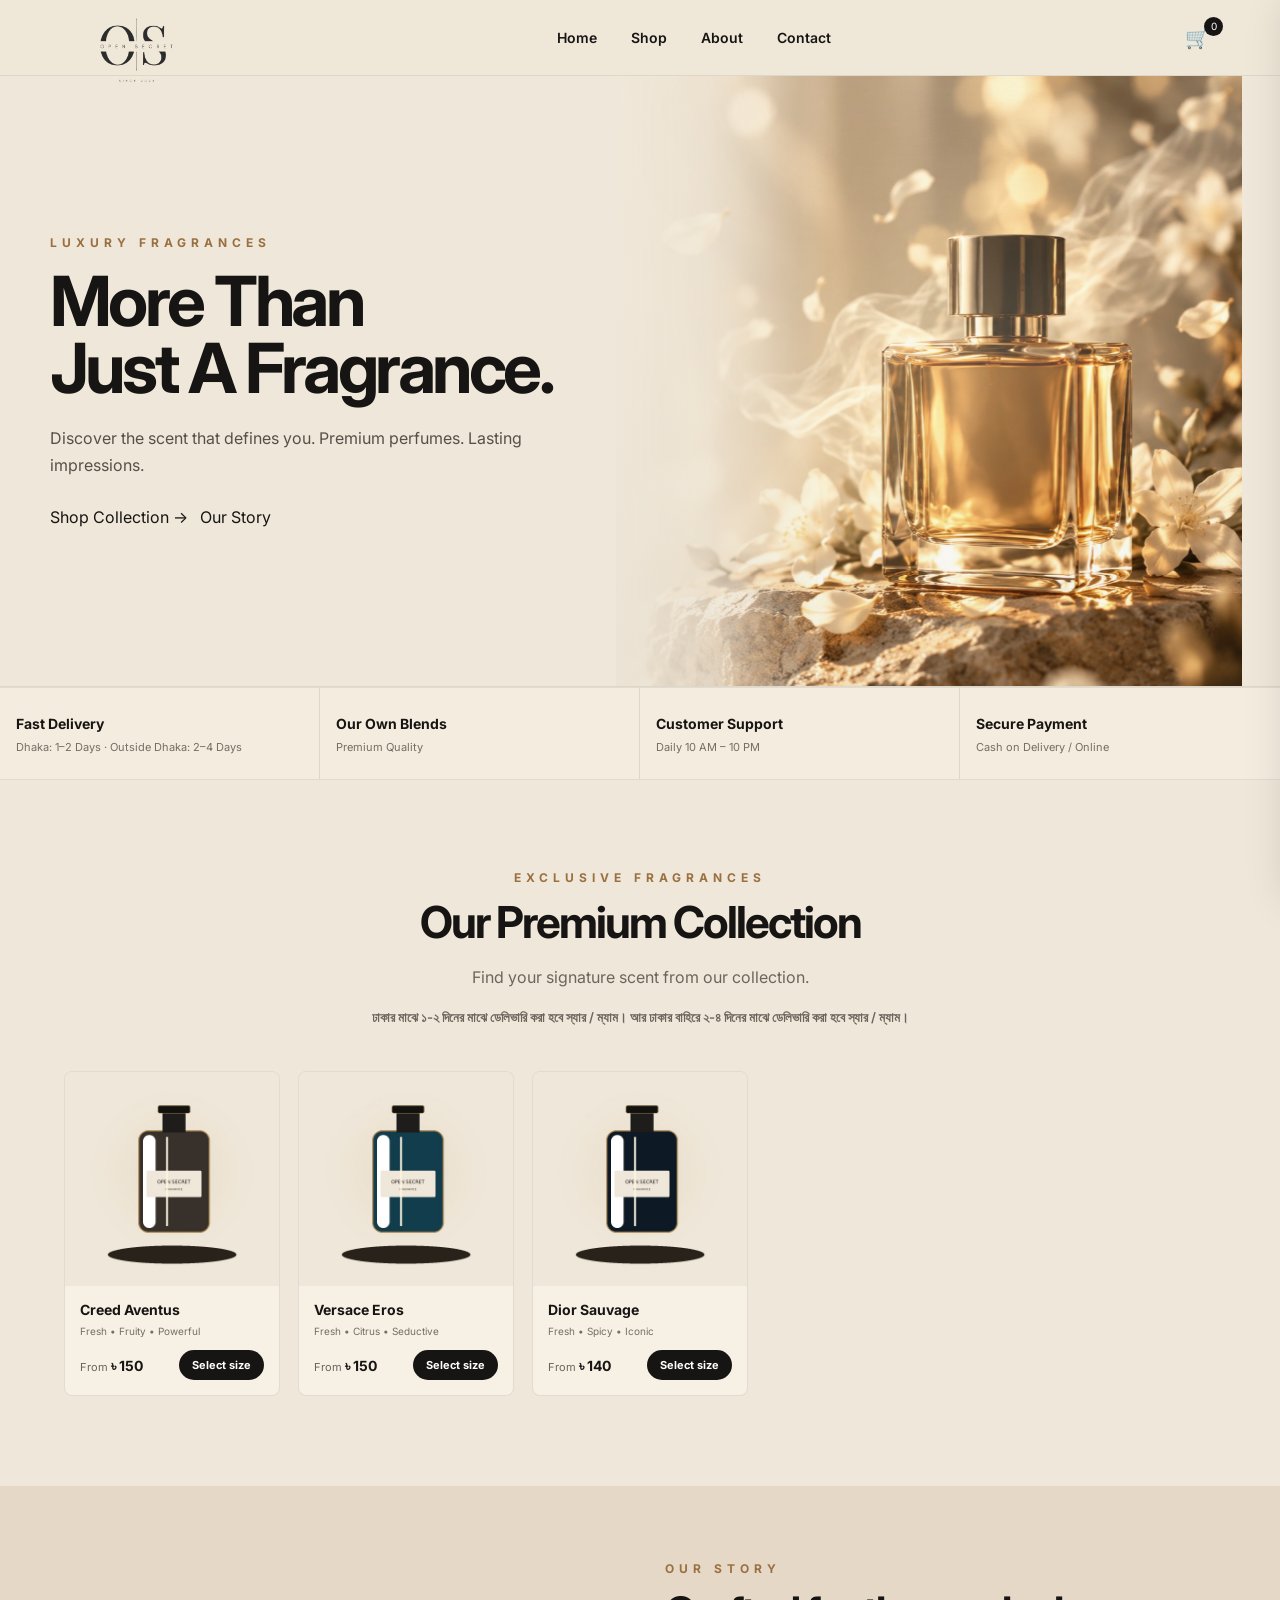
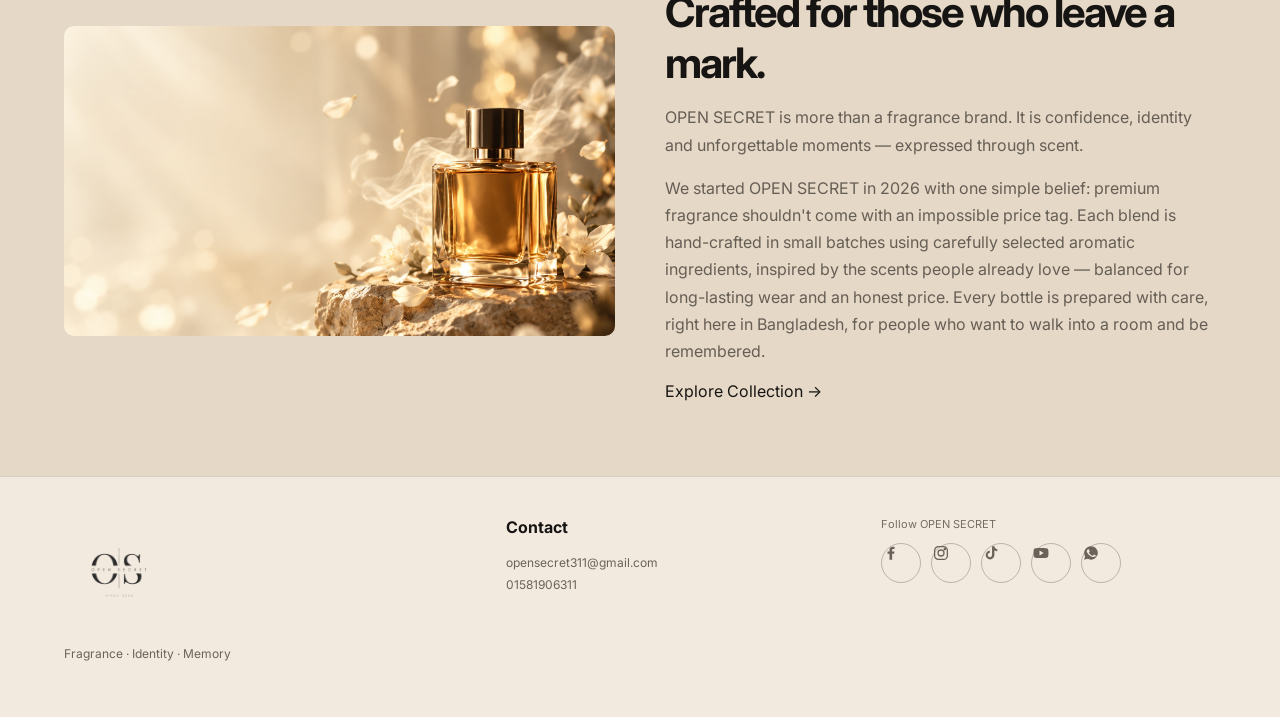
<file: index.html>
<!doctype html><html lang="en"><head><meta charset="utf-8"><meta name="viewport" content="width=device-width,initial-scale=1"><title>OPEN SECRET — Luxury Fragrances</title><link rel="stylesheet" href="style.css"></head><body>
<header class="header"><a class="logo" href="index.html"><img src="assets/logo.png" alt="OPEN SECRET"></a><nav class="nav"><a href="#home">Home</a><a href="#shop">Shop</a><a href="#about">About</a><a href="#contact">Contact</a></nav><div class="header-actions"><button class="icon-btn" aria-label="Cart" onclick="openCart()">🛒<span class="cart-count" id="cartCount">0</span></button></div></header>
<section class="hero" id="home"><div class="hero-shell"><div class="hero-content"><div class="eyebrow">Luxury Fragrances</div><h1>More Than<br>Just A Fragrance.</h1><p>Discover the scent that defines you. Premium perfumes. Lasting impressions.</p><div class="hero-buttons"><a class="btn" href="#shop">Shop Collection →</a><a class="btn light" href="#about">Our Story</a></div></div><div class="hero-visual" aria-hidden="true"><div class="hero-glow"></div><img class="hero-bg" src="assets/hero.jpg" alt=""></div></div></section>
<section class="benefits"><div class="benefit"><strong>Fast Delivery</strong><p>Dhaka: 1–2 Days · Outside Dhaka: 2–4 Days</p></div><div class="benefit"><strong>Our Own Blends</strong><p>Premium Quality</p></div><div class="benefit"><strong>Customer Support</strong><p>Daily 10 AM – 10 PM</p></div><div class="benefit"><strong>Secure Payment</strong><p>Cash on Delivery / Online</p></div></section>
<section class="section" id="shop"><div class="section-head"><div class="eyebrow">Exclusive Fragrances</div><h2>Our Premium Collection</h2><p>Find your signature scent from our collection.</p><p class="delivery-note">ঢাকার মাঝে ১-২ দিনের মাঝে ডেলিভারি করা হবে স্যার / ম্যাম। আর ঢাকার বাহিরে ২-৪ দিনের মাঝে ডেলিভারি করা হবে স্যার / ম্যাম।</p></div><div class="products" id="products"></div></section>
<section class="about" id="about"><div><img class="about-img" src="assets/hero.jpg" alt="OPEN SECRET fragrance"></div><div><div class="eyebrow">Our Story</div><h2>Crafted for those who leave a mark.</h2><p>OPEN SECRET is more than a fragrance brand. It is confidence, identity and unforgettable moments — expressed through scent.</p><p>We started OPEN SECRET in 2026 with one simple belief: premium fragrance shouldn't come with an impossible price tag. Each blend is hand-crafted in small batches using carefully selected aromatic ingredients, inspired by the scents people already love — balanced for long-lasting wear and an honest price. Every bottle is prepared with care, right here in Bangladesh, for people who want to walk into a room and be remembered.</p><a class="btn" href="#shop">Explore Collection →</a></div></section>
<footer class="footer" id="contact"><div><img class="footer-logo" src="assets/logo.png" alt="OPEN SECRET"><p>Fragrance · Identity · Memory</p></div><div><h4>Contact</h4><a href="mailto:opensecret311@gmail.com">opensecret311@gmail.com</a><a href="tel:+8801581906311">01581906311</a></div><div><div class="social-label">Follow OPEN SECRET</div><div class="socials"><a class="social" href="https://www.facebook.com/opensecret311" target="_blank" rel="noopener" aria-label="Facebook"><svg viewBox="0 0 24 24" fill="currentColor"><path d="M13.5 21v-8h2.7l.4-3.1h-3.1V8c0-.9.25-1.5 1.55-1.5H16.7V3.7C16.4 3.66 15.4 3.58 14.2 3.58c-2.5 0-4.2 1.5-4.2 4.3v2.02H7.3V13h2.7v8h3.5z"/></svg></a><a class="social" href="#" data-social="instagram" target="_blank" rel="noopener" aria-label="Instagram"><svg viewBox="0 0 24 24" fill="none" stroke="currentColor" stroke-width="1.7"><rect x="3.5" y="3.5" width="17" height="17" rx="5"/><circle cx="12" cy="12" r="4"/><circle cx="17.2" cy="6.8" r="1"/></svg></a><a class="social" href="https://www.tiktok.com/@opensecret311" target="_blank" rel="noopener" aria-label="TikTok"><svg viewBox="0 0 24 24" fill="currentColor"><path d="M16.5 3c.4 2.2 1.9 3.7 4 3.9v2.7c-1.5 0-2.9-.5-4-1.4v6.6c0 3.2-2.6 5.7-5.8 5.7S4.9 17.9 4.9 14.7c0-3.1 2.5-5.6 5.6-5.7v2.8c-1.6.1-2.9 1.4-2.9 2.9 0 1.6 1.3 2.9 2.9 2.9 1.6 0 2.9-1.3 2.9-2.9V3h3.1z"/></svg></a><a class="social" href="https://www.youtube.com/@OpenSecret311" target="_blank" rel="noopener" aria-label="YouTube"><svg viewBox="0 0 24 24" fill="currentColor"><path d="M21.6 7.6c-.2-1-1-1.8-2-2C17.9 5.2 12 5.2 12 5.2s-5.9 0-7.6.4c-1 .2-1.8 1-2 2C2 9.3 2 12 2 12s0 2.7.4 4.4c.2 1 1 1.8 2 2 1.7.4 7.6.4 7.6.4s5.9 0 7.6-.4c1-.2 1.8-1 2-2 .4-1.7.4-4.4.4-4.4s0-2.7-.4-4.4zM10 15.2V8.8L15.5 12 10 15.2z"/></svg></a><a class="social" href="https://api.whatsapp.com/send?phone=8801581906311" target="_blank" rel="noopener" aria-label="WhatsApp"><svg viewBox="0 0 24 24" fill="currentColor"><path d="M12 2.9c-5 0-9.1 4.1-9.1 9.1 0 1.6.4 3.1 1.2 4.5L2.9 21l4.6-1.2c1.3.7 2.8 1.1 4.5 1.1 5 0 9.1-4.1 9.1-9.1S17 2.9 12 2.9zm5.3 13c-.2.6-1.3 1.2-1.8 1.3-.5.1-1 .1-3.3-.7-2.8-1.1-4.6-4-4.7-4.2-.1-.2-1.1-1.5-1.1-2.8 0-1.3.7-2 1-2.2.3-.3.6-.3.8-.3h.6c.2 0 .4 0 .6.5.2.5.7 1.8.8 1.9.1.2.1.3 0 .5-.1.2-.2.3-.3.5-.2.2-.3.3-.5.5-.2.2-.3.4-.1.7.2.3.9 1.4 1.9 2.3 1.3 1.2 2.4 1.5 2.7 1.7.3.2.5.1.7-.1.2-.2.8-.9 1-1.2.2-.3.4-.2.7-.1.3.1 1.7.8 2 1 .3.1.5.2.6.3.1.2.1.9-.1 1.5z"/></svg></a></div></div></footer>
<div class="cart-overlay" id="overlay" onclick="closeCart()"></div><aside class="cart" id="cart"><div class="cart-head"><h3>Your Cart (<span id="cartTitle">0</span>)</h3><button class="icon-btn" onclick="closeCart()">×</button></div><div class="cart-items" id="cartItems"></div><div class="cart-foot"><div class="location-pick"><div class="location-label">Delivery Location</div><div class="location-options"><button type="button" class="loc-btn" id="locInside" onclick="setLocation('inside')">Inside Dhaka — ৳ 70</button><button type="button" class="loc-btn" id="locOutside" onclick="setLocation('outside')">Outside Dhaka — ৳ 120</button></div></div><div class="checkout"><div class="location-label">Your Details</div><label class="field" id="fName"><span>Your Name</span><input type="text" id="custName" placeholder="Full name" autocomplete="name"></label><label class="field" id="fPhone"><span>Phone Number</span><input type="tel" id="custPhone" placeholder="01XXXXXXXXX" autocomplete="tel" inputmode="tel"></label><label class="field" id="fAddress"><span>Delivery Address</span><textarea id="custAddress" rows="2" placeholder="House, road, area, thana, district"></textarea></label></div><div class="sum"><span>Subtotal</span><strong id="subtotal">৳ 0</strong></div><div class="sum"><span>Delivery</span><strong id="deliveryFee">Select location</strong></div><div class="sum total"><span>Total</span><strong id="total">৳ 0</strong></div><div class="form-error" id="formError"></div><button class="wa" id="orderBtn" onclick="orderCartWhatsApp()">Order on WhatsApp</button></div></aside>
<script src="script.js"></script></body></html>
</file>
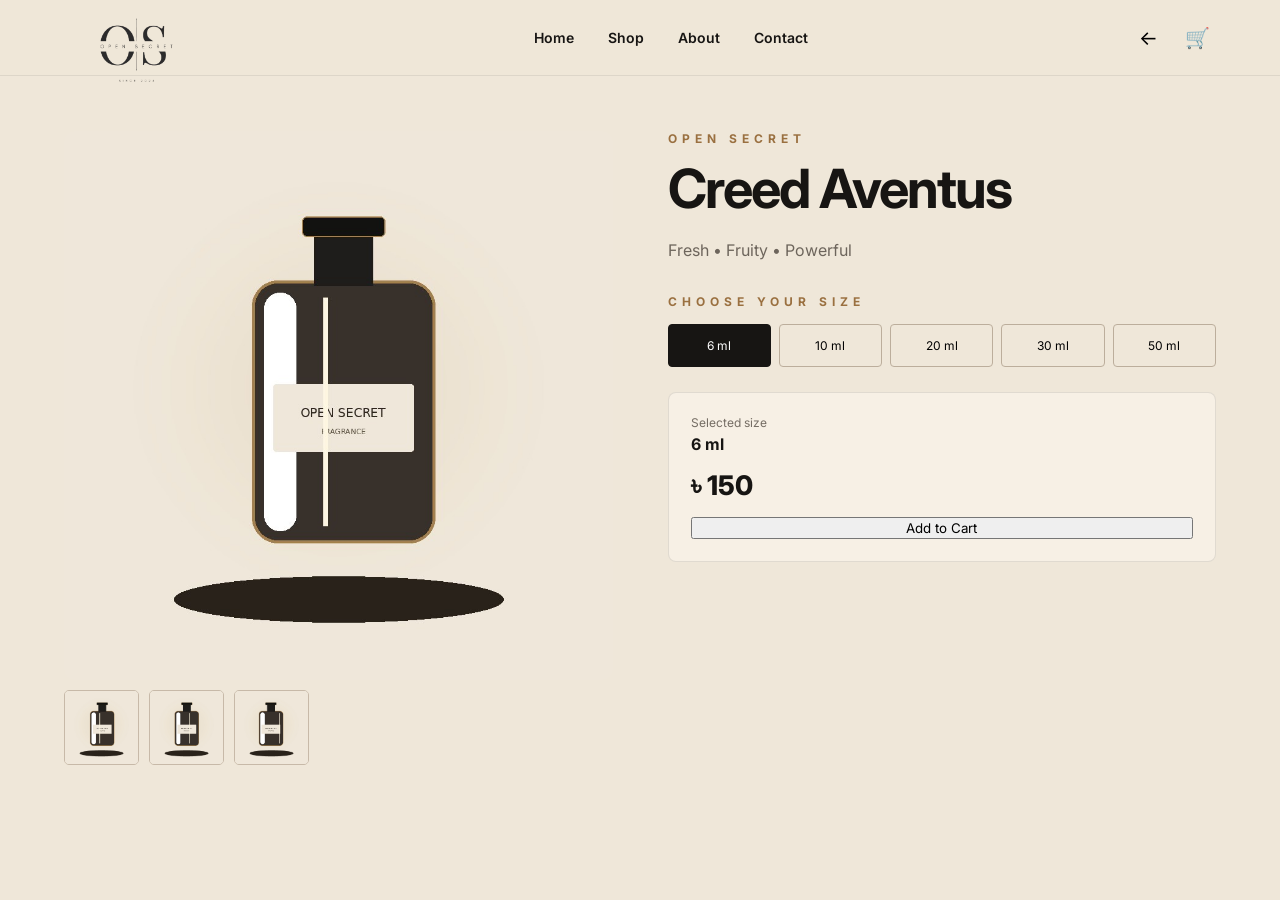
<file: product.html>
<!doctype html><html lang="en"><head><meta charset="utf-8"><meta name="viewport" content="width=device-width,initial-scale=1"><title>OPEN SECRET | Product</title><link rel="stylesheet" href="style.css"></head><body>
<header class="header"><a class="logo" href="index.html"><img src="assets/logo.png" alt="OPEN SECRET"></a><nav class="nav"><a href="index.html#home">Home</a><a href="index.html#shop">Shop</a><a href="index.html#about">About</a><a href="index.html#contact">Contact</a></nav><div class="header-actions"><button class="icon-btn" onclick="location.href='index.html#shop'">←</button><button class="icon-btn" aria-label="Cart" onclick="sessionStorage.setItem('openCartNow','1');location.href='index.html'">🛒</button></div></header>
<main class="detail"><div class="detail-grid"><div><div class="gallery-main" id="mainImage"></div><div class="thumbs" id="thumbs"></div></div><div><div class="eyebrow">OPEN SECRET</div><h1 id="name"></h1><p class="desc" id="tags"></p><div class="eyebrow" style="margin-top:30px">Choose your size</div><div class="sizes" id="sizes"></div><div class="orderbox"><div class="selected">Selected size<strong id="selected"></strong></div><div class="detail-price" id="price"></div><button class="btn" id="add" style="width:100%">Add to Cart</button></div></div></div></main>
<script>
const PRODUCTS=[{"id": 2, "name": "Creed Aventus", "prices": {"6 ml": 150, "10 ml": 250, "20 ml": 450, "30 ml": 600, "50 ml": "Call/SMS for price"}, "tags": "Fresh \u2022 Fruity \u2022 Powerful", "images": ["assets/product-2-1.jpg", "assets/product-2-2.jpg", "assets/product-2-3.jpg"]}, {"id": 4, "name": "Versace Eros", "prices": {"6 ml": 150, "10 ml": 250, "20 ml": 450, "30 ml": 600, "50 ml": "Call/SMS for price"}, "tags": "Fresh \u2022 Citrus \u2022 Seductive", "images": ["assets/product-4-1.jpg", "assets/product-4-2.jpg", "assets/product-4-3.jpg"]}, {"id": 10, "name": "Dior Sauvage", "prices": {"6 ml": 140, "10 ml": 230, "20 ml": 420, "30 ml": 550, "50 ml": "Call/SMS for price"}, "tags": "Fresh \u2022 Spicy \u2022 Iconic", "images": ["assets/product-10-1.jpg", "assets/product-10-2.jpg", "assets/product-10-3.jpg"]}];
const params=new URLSearchParams(location.search);const p=PRODUCTS.find(x=>String(x.id)===params.get('id'))||PRODUCTS[0];
document.title='OPEN SECRET | '+p.name;document.getElementById('name').textContent=p.name;document.getElementById('tags').textContent=p.tags;
let chosen='6 ml';const main=document.getElementById('mainImage'),thumbs=document.getElementById('thumbs');
function show(src){main.innerHTML=`<img src="${src}" alt="${p.name}">`}
p.images.forEach((src,i)=>{const t=document.createElement('div');t.className='thumb';t.innerHTML=`<img src="${src}" alt="${p.name} photo ${i+1}">`;t.onclick=()=>show(src);thumbs.appendChild(t)});show(p.images[0]);
const sb=document.getElementById('sizes');['6 ml','10 ml','20 ml','30 ml','50 ml'].forEach((s,i)=>{const b=document.createElement('button');b.className='size'+(i===0?' active':'');b.textContent=s;b.onclick=()=>{document.querySelectorAll('.size').forEach(x=>x.classList.remove('active'));b.classList.add('active');chosen=s;update()};sb.appendChild(b)});
function update(){const v=p.prices[chosen];document.getElementById('selected').textContent=chosen;document.getElementById('price').textContent=typeof v==='number'?'৳ '+v:'Call/SMS for price';const btn=document.getElementById('add');if(typeof v==='number'){btn.disabled=false;btn.textContent='Add to Cart';btn.onclick=()=>add(p.id,chosen)}else{btn.disabled=true;btn.textContent='Call/SMS for price';btn.onclick=null}}
function add(id,size){let c=JSON.parse(localStorage.getItem('openSecretCart')||'[]');const pr=PRODUCTS.find(x=>x.id===id);const price=pr.prices[size];const key=id+'-'+size;const f=c.find(x=>x.key===key);if(f)f.qty++;else c.push({key,id,size,price,qty:1});localStorage.setItem('openSecretCart',JSON.stringify(c));sessionStorage.setItem('openCartNow','1');location.href='index.html#shop'}
update();
</script></body></html>
</file>
<file: style.css>
@import url('https://fonts.googleapis.com/css2?family=Inter:wght@400;500;600;700;800&display=swap');
*{box-sizing:border-box}html{scroll-behavior:smooth}body{margin:0;background:#EFE7D9;color:#171513;font-family:Inter,Arial,sans-serif}a{color:inherit;text-decoration:none}button{font-family:inherit}
.header{height:76px;background:rgba(239,231,217,.95);backdrop-filter:blur(12px);display:flex;align-items:center;justify-content:space-between;padding:0 5%;position:sticky;top:0;z-index:50;border-bottom:1px solid rgba(23,21,19,.08)}
.logo img{width:145px;height:145px;object-fit:contain;margin-top:24px;display:block}.nav{display:flex;gap:34px;font-size:14px;font-weight:600}.nav a:hover{opacity:.6}
.header-actions{display:flex;align-items:center;gap:15px}.icon-btn{border:0;background:none;cursor:pointer;font-size:20px;position:relative}.cart-count{position:absolute;right:-7px;top:-8px;background:#171513;color:#fff;border-radius:50%;min-width:19px;height:19px;font-size:10px;display:grid;place-items:center}
.hero{min-height:610px;position:relative;overflow:hidden;background:#EFE7D9;border-bottom:1px solid rgba(23,21,19,.08)}
.hero-shell{width:min(1320px,94%);min-height:610px;margin:0 auto;display:grid;grid-template-columns:minmax(0,48%) minmax(0,52%);align-items:stretch}
.hero-content{position:relative;z-index:5;display:flex;flex-direction:column;justify-content:center;padding:72px 30px 72px 2%;max-width:650px}
.eyebrow{font-size:12px;letter-spacing:5px;font-weight:700;color:#9a7040;text-transform:uppercase}
.hero h1{font-size:clamp(54px,5.4vw,82px);line-height:.98;margin:18px 0 22px;letter-spacing:-3.5px;max-width:600px}
.hero p{font-size:16px;line-height:1.7;color:#575047;max-width:480px;margin:0}
.hero-buttons{display:flex;gap:12px;margin-top:28px}
.hero-visual{position:relative;min-width:0;min-height:610px;overflow:hidden;display:flex;align-items:stretch;justify-content:flex-end}
.hero-bg{position:absolute;inset:0;width:100%;height:100%;object-fit:cover;object-position:center right;filter:brightness(.99) saturate(.94);transform:scale(1.02);animation:heroFloat 12s ease-in-out infinite alternate;will-change:transform}
.hero-visual:before{content:"";position:absolute;z-index:2;left:0;top:0;width:34%;height:100%;background:linear-gradient(90deg,#EFE7D9 0%,rgba(239,231,217,.82) 42%,rgba(239,231,217,0) 100%);pointer-events:none}
.hero-visual:after{content:"";position:absolute;z-index:3;inset:0;background:linear-gradient(180deg,rgba(239,231,217,.08),rgba(239,231,217,0) 30%,rgba(23,21,19,.02) 100%);pointer-events:none}
.hero-glow{position:absolute;z-index:1;width:360px;height:360px;right:16%;top:18%;border-radius:50%;background:rgba(255,242,210,.28);filter:blur(70px);animation:glowPulse 7s ease-in-out infinite alternate;pointer-events:none}
@keyframes heroFloat{from{transform:scale(1.02) translate3d(0,0,0)}to{transform:scale(1.045) translate3d(-8px,-5px,0)}}
@keyframes glowPulse{from{opacity:.45;transform:scale(.92)}to{opacity:.78;transform:scale(1.08)}}
.benefits{display:grid;grid-template-columns:repeat(4,1fr);background:#f4ecdf;border-top:1px solid rgba(23,21,19,.08);border-bottom:1px solid rgba(23,21,19,.08)}.benefit{padding:25px 5%;border-right:1px solid rgba(23,21,19,.1)}.benefit:last-child{border-right:0}.benefit strong{font-size:14px}.benefit p{font-size:11px;color:#766d63;margin:7px 0 0}
.section{padding:90px 5%}.section-head{text-align:center;max-width:680px;margin:0 auto 44px}.section h2{font-size:44px;letter-spacing:-2px;margin:10px 0}.section-head p{color:#6d655c;line-height:1.6}.delivery-note{margin-top:10px;font-size:13px;color:#9a7040;font-weight:600}.products{display:grid;grid-template-columns:repeat(5,1fr);gap:18px}.card{background:#f7f0e5;border:1px solid rgba(23,21,19,.09);border-radius:8px;overflow:hidden;transition:.25s}.card:hover{transform:translateY(-5px);box-shadow:0 18px 35px rgba(55,43,30,.10)}.card-img{aspect-ratio:1/1;background:#e9dfd0;overflow:hidden;position:relative}.card.coming-soon .card-img img{filter:grayscale(.5) brightness(.85)}.soon-badge{position:absolute;top:10px;left:10px;background:#171513;color:#fff;font-size:10px;font-weight:700;letter-spacing:1px;text-transform:uppercase;padding:5px 10px;border-radius:20px}.card.coming-soon:hover{transform:none;box-shadow:none}.card.coming-soon .from{color:#9a7040;font-weight:700;font-size:12px}.card-img img{width:100%;height:100%;object-fit:cover;transition:.35s}.card:hover .card-img img{transform:scale(1.03)}.card-body{padding:15px}.card h3{font-size:14px;margin:0 0 7px}.tags{font-size:10px;color:#766d63;margin-bottom:13px}.from{font-size:11px;color:#6b635a}.price{font-size:14px;font-weight:700}.card-row{display:flex;justify-content:space-between;align-items:center;margin-top:13px}.add{width:30px;height:30px;border-radius:50%;border:0;background:#171513;color:#fff;cursor:pointer;font-size:18px}
.about{padding:75px 5%;display:grid;grid-template-columns:1fr 1fr;gap:50px;align-items:center;background:#e5d8c6}.about-img{width:100%;border-radius:10px;display:block}.about h2{font-size:42px;letter-spacing:-2px;margin:10px 0 16px}.about p{color:#665e55;line-height:1.7}
.socials{display:flex;gap:10px;flex-wrap:wrap}.social{width:40px;height:40px;border:1px solid rgba(23,21,19,.25);border-radius:50%;display:grid;place-items:center;transition:.2s;color:#171513}.social svg{width:18px;height:18px}.social:hover{background:#171513;color:#fff;border-color:#171513}
.footer{padding:40px 5%;display:grid;grid-template-columns:1.2fr 1fr 1fr;gap:40px;border-top:1px solid rgba(23,21,19,.12);background:#f2eadf}.footer h4{margin:0 0 15px}.footer p,.footer a{font-size:12px;color:#6b635a;line-height:1.8;display:block}.footer-logo{width:110px}.social-label{font-size:11px;color:#766d63;margin-bottom:12px}
.cart-overlay{position:fixed;inset:0;background:rgba(20,17,14,.28);opacity:0;pointer-events:none;transition:.25s;z-index:70}.cart-overlay.open{opacity:1;pointer-events:auto}.cart{position:fixed;right:-440px;top:0;height:100vh;width:min(420px,100vw);background:#f7f0e5;z-index:80;transition:.3s;display:flex;flex-direction:column;box-shadow:-15px 0 40px rgba(0,0,0,.12)}.cart.open{right:0}.cart-head{padding:25px;border-bottom:1px solid rgba(23,21,19,.1);display:flex;justify-content:space-between;align-items:center}.cart-head h3{margin:0}.cart-items{flex:1;overflow:auto;padding:15px 20px}.cart-item{display:grid;grid-template-columns:70px 1fr auto;gap:12px;padding:14px 0;border-bottom:1px solid rgba(23,21,19,.1)}.cart-item img{width:70px;height:70px;object-fit:cover;border-radius:5px}.cart-item h4{margin:0 0 5px;font-size:12px}.cart-item small{color:#756d64}.qty{display:flex;gap:6px;align-items:center;margin-top:8px}.qty button{width:24px;height:24px;border:1px solid #bdb1a1;background:transparent;cursor:pointer;border-radius:3px}.remove{border:0;background:none;cursor:pointer;color:#786e64}.cart-foot{padding:20px;border-top:1px solid rgba(23,21,19,.12)}.sum{display:flex;justify-content:space-between;margin:7px 0;font-size:13px}.total{font-size:18px;font-weight:800;margin-top:12px}.wa{width:100%;margin-top:16px;background:#1b1b1a;color:#fff;border:0;padding:15px;border-radius:6px;font-weight:800;cursor:pointer}.wa:disabled{background:#c9bfaf;cursor:not-allowed}
.location-pick{margin-bottom:14px}.location-label{font-size:12px;font-weight:700;margin-bottom:8px}.location-options{display:grid;grid-template-columns:1fr 1fr;gap:8px}.loc-btn{padding:11px 6px;border:1px solid #bcae9c;background:transparent;border-radius:6px;cursor:pointer;font-size:12px;font-weight:600;color:#171513}.loc-btn.active{background:#171513;color:#fff;border-color:#171513}.empty{text-align:center;color:#756d64;padding:60px 20px}
.detail{padding:55px 5%}.detail-grid{display:grid;grid-template-columns:1fr 1fr;gap:55px;max-width:1200px;margin:auto}.gallery-main{aspect-ratio:1/1;background:#e9dfd0;border-radius:10px;overflow:hidden}.gallery-main img{width:100%;height:100%;object-fit:cover}.thumbs{display:flex;gap:10px;margin-top:10px}.thumb{width:75px;height:75px;border:1px solid #c7b9a8;border-radius:5px;overflow:hidden;cursor:pointer}.thumb img{width:100%;height:100%;object-fit:cover}.detail h1{font-size:54px;letter-spacing:-2px;margin:10px 0}.desc{color:#6d655c;line-height:1.7}.sizes{display:grid;grid-template-columns:repeat(5,1fr);gap:8px;margin:15px 0 25px}.size{padding:13px 6px;border:1px solid #bcae9c;background:transparent;border-radius:4px;cursor:pointer;font-size:12px}.size.active{background:#171513;color:#fff;border-color:#171513}.orderbox{background:#f7f0e5;border:1px solid rgba(23,21,19,.1);padding:22px;border-radius:8px}.selected{font-size:12px;color:#756d64}.selected strong{display:block;color:#171513;font-size:16px;margin-top:4px}.detail-price{font-size:27px;font-weight:800;margin:15px 0}
@media(max-width:1050px){.products{grid-template-columns:repeat(3,1fr)}.hero h1{font-size:54px}.nav{gap:18px}.logo img{width:125px;height:125px}.detail-grid{gap:30px}}
@media(max-width:700px){.header{height:68px;padding:0 4%}.logo img{width:105px;height:105px;margin-top:18px}.nav{display:none}.hero{min-height:760px}.hero-shell{width:100%;min-height:760px;display:flex;flex-direction:column}.hero-content{order:1;width:100%;max-width:none;padding:78px 7% 34px;justify-content:flex-start}.hero h1{font-size:46px;letter-spacing:-2px}.hero-visual{order:2;width:100%;min-height:390px;height:390px}.hero-visual:before{left:0;top:0;width:100%;height:28%;background:linear-gradient(180deg,#EFE7D9 0%,rgba(239,231,217,0) 100%)}.hero-glow{right:22%;top:18%;width:260px;height:260px}.benefits{grid-template-columns:repeat(2,1fr)}.benefit{padding:18px 5%;border-bottom:1px solid rgba(23,21,19,.1)}.section{padding:65px 5%}.section h2{font-size:35px}.products{grid-template-columns:repeat(2,1fr);gap:12px}.card-body{padding:12px}.about{grid-template-columns:1fr;padding:55px 5%}.about h2{font-size:35px}.footer{grid-template-columns:1fr;gap:25px}.detail{padding:35px 5%}.detail-grid{grid-template-columns:1fr}.detail h1{font-size:42px}.sizes{grid-template-columns:repeat(3,1fr)}}
@media(max-width:390px){.products{grid-template-columns:1fr}.hero h1{font-size:41px}.sizes{grid-template-columns:repeat(2,1fr)}}

/* --- product card: clickable name + select size --- */
.card h3 a:hover{text-decoration:underline}
.choose{display:inline-block;padding:8px 13px;border-radius:20px;background:#171513;color:#fff;font-size:11px;font-weight:700;white-space:nowrap}
.choose:hover{opacity:.8}
.card-img{cursor:pointer}
.btn:disabled{opacity:.5;cursor:not-allowed}
/* --- checkout form in cart --- */
.cart-foot{max-height:70vh;overflow:auto}
.checkout{display:grid;gap:10px;margin-bottom:14px}
.field span{display:block;font-size:12px;font-weight:600;margin-bottom:5px;color:#4a443c}
.field input,.field textarea{width:100%;padding:11px 12px;border:1px solid #bcae9c;border-radius:6px;background:#fbf7ef;font:inherit;font-size:16px;color:#171513;resize:vertical}
.field input:focus,.field textarea:focus{outline:0;border-color:#171513}
.field.invalid input,.field.invalid textarea{border-color:#b3261e}
.form-error{color:#b3261e;font-size:12px;font-weight:600;margin-top:10px}
</file>
